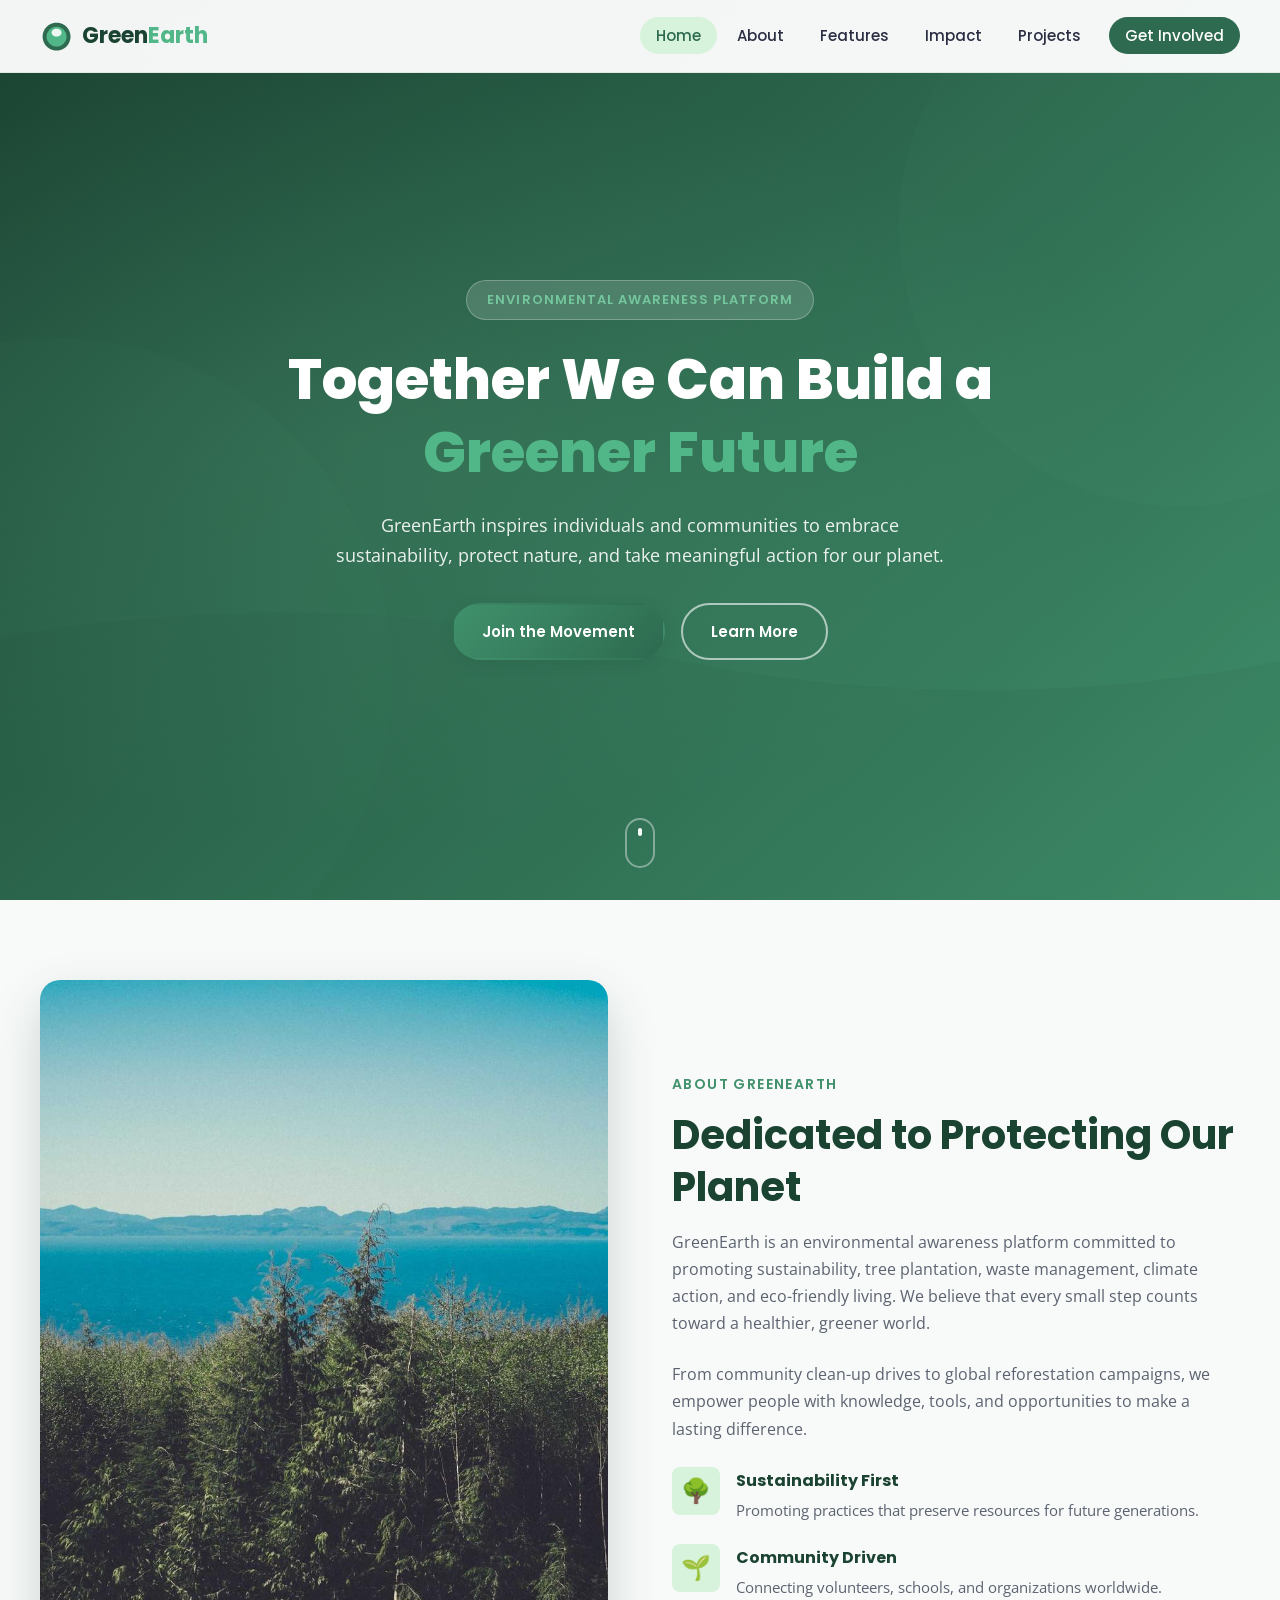
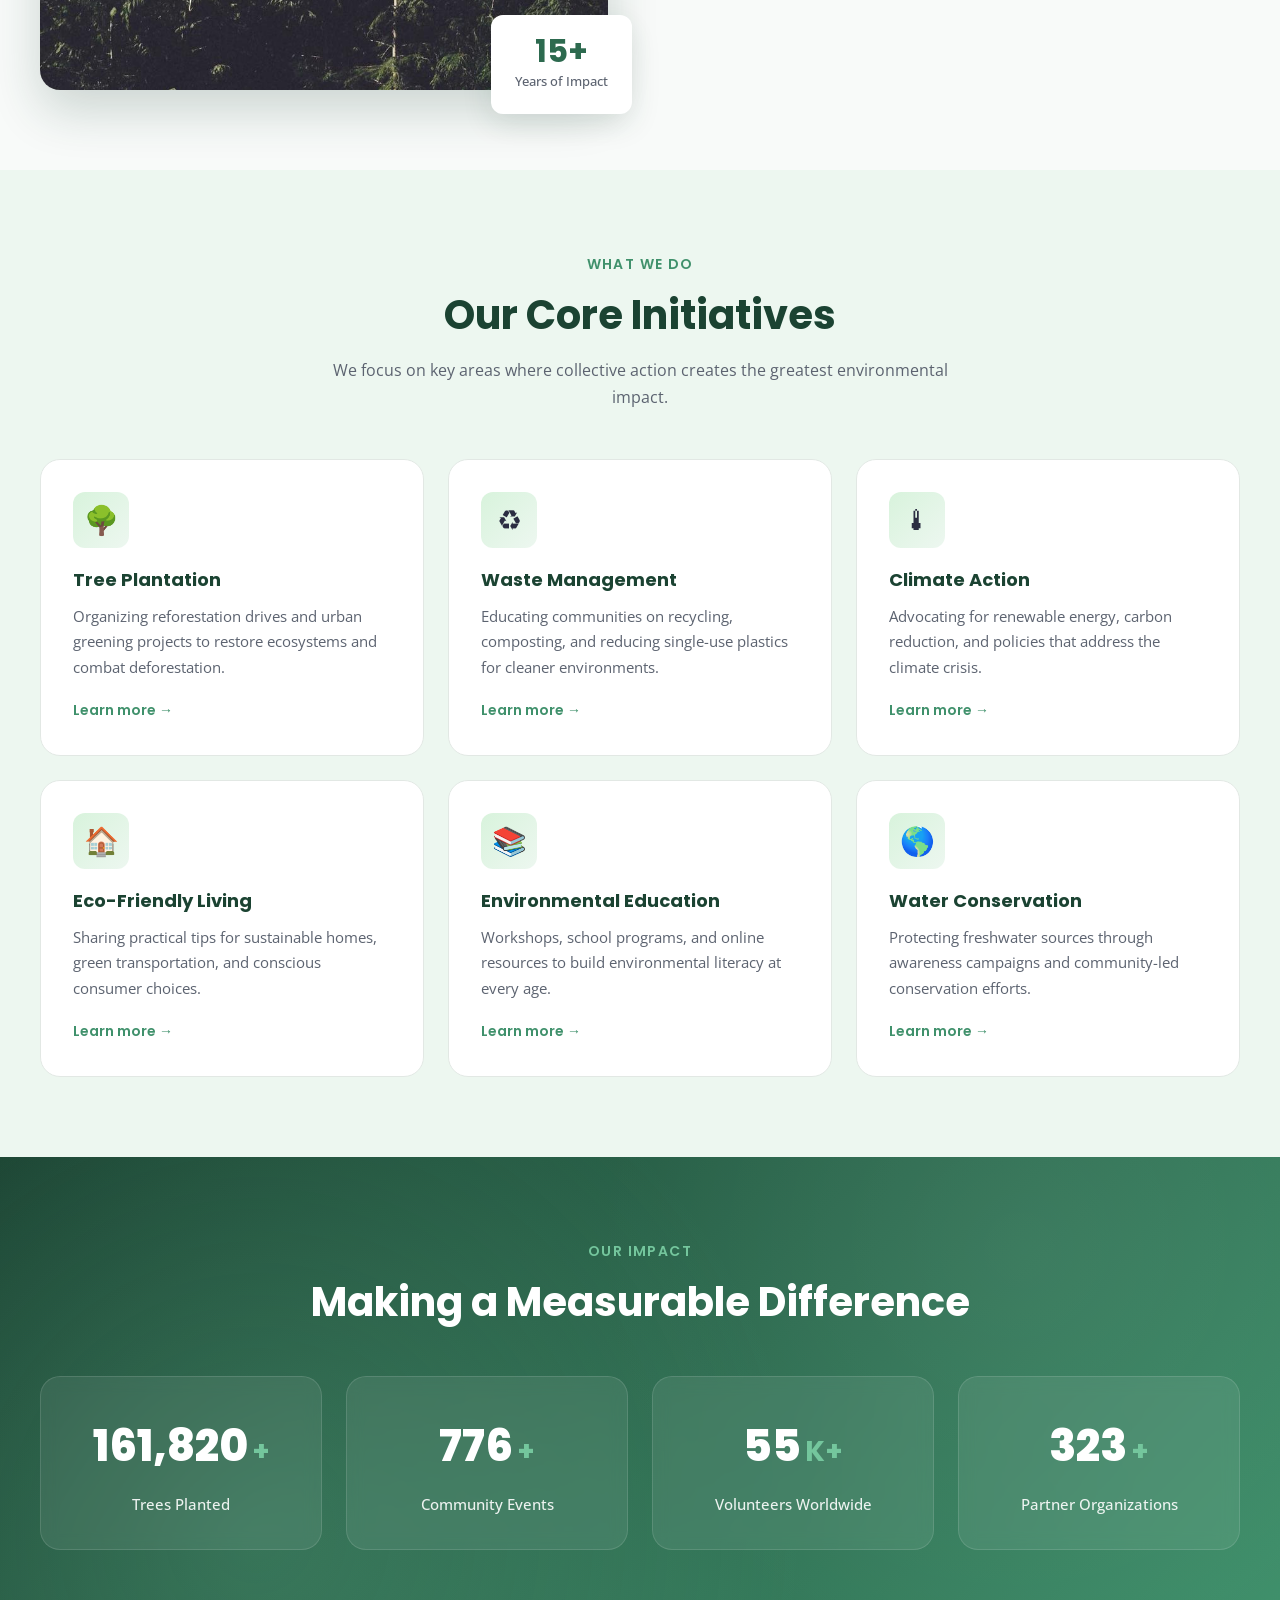
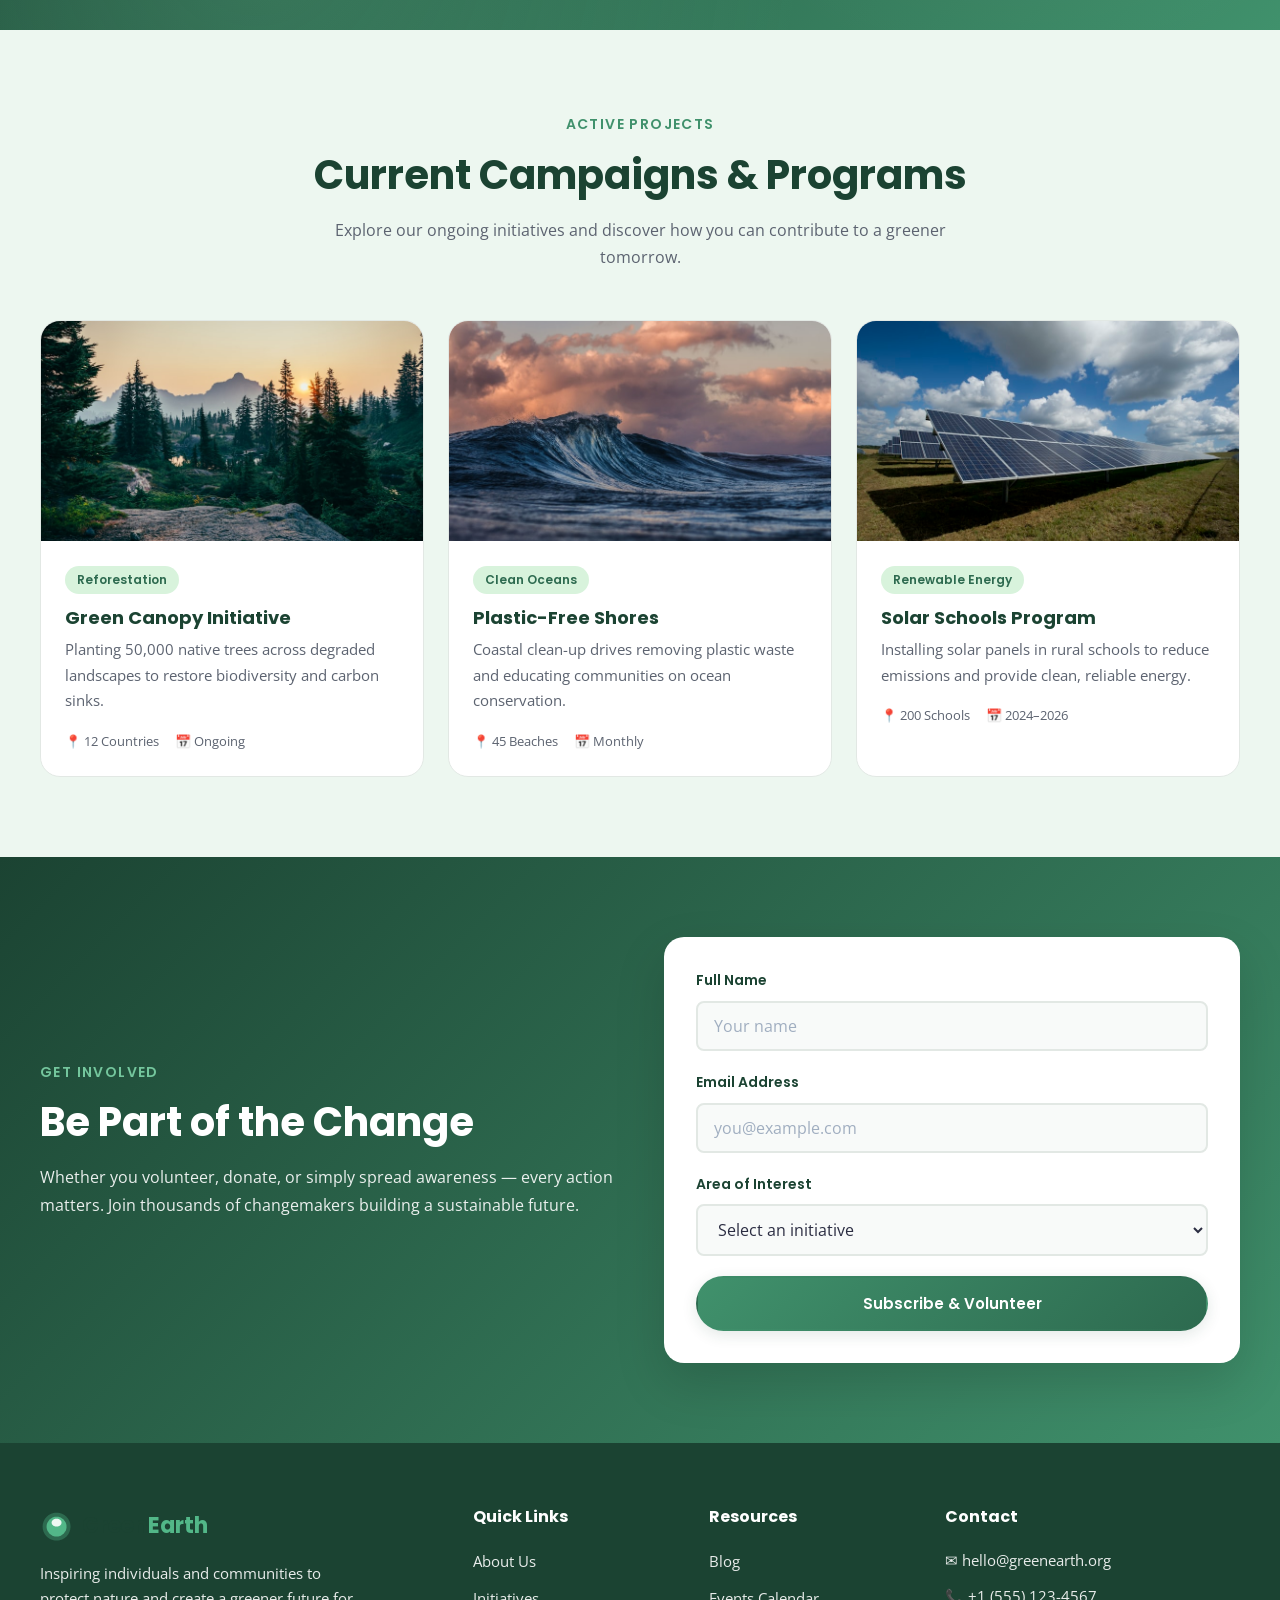
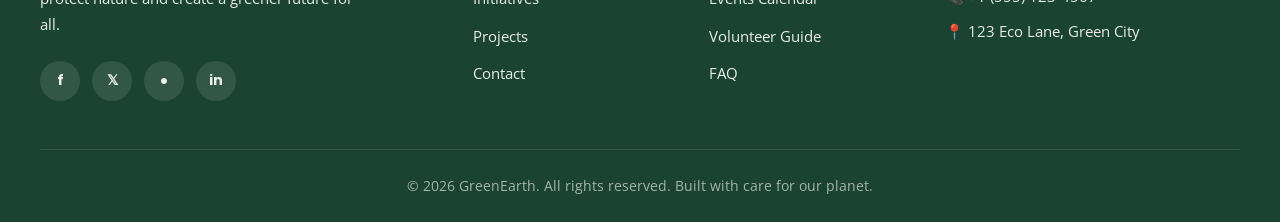
<file: Task-2 GreenEarth/index.html>
<!DOCTYPE html>
<html lang="en">
<head>
  <meta charset="UTF-8">
  <meta name="viewport" content="width=device-width, initial-scale=1.0">
  <meta name="description" content="GreenEarth — an environmental awareness platform promoting sustainability, tree plantation, waste management, and climate action.">
  <title>GreenEarth | Protect Our Planet</title>

  <!-- Favicon (Favicon.io generated set) -->
  <link rel="apple-touch-icon" sizes="180x180" href="favicon/apple-touch-icon.png">
  <link rel="icon" type="image/png" sizes="32x32" href="favicon/favicon-32x32.png">
  <link rel="icon" type="image/png" sizes="16x16" href="favicon/favicon-16x16.png">
  <link rel="manifest" href="favicon/site.webmanifest">
  <link rel="shortcut icon" href="favicon/favicon.ico">

  <!-- Google Fonts -->
  <link rel="preconnect" href="https://fonts.googleapis.com">
  <link rel="preconnect" href="https://fonts.gstatic.com" crossorigin>
  <link href="https://fonts.googleapis.com/css2?family=Open+Sans:wght@400;500;600&family=Poppins:wght@500;600;700;800&display=swap" rel="stylesheet">

  <!-- Animate.css -->
  <link rel="stylesheet" href="https://cdnjs.cloudflare.com/ajax/libs/animate.css/4.1.1/animate.min.css">

  <!-- Custom Styles -->
  <link rel="stylesheet" href="css/styles.css">
</head>
<body>

  <!-- Navigation -->
  <header class="header" id="header">
    <nav class="nav container">
      <a href="#" class="nav__logo">
        <img src="favicon/favicon-32x32.png" alt="" width="32" height="32" aria-hidden="true">
        <span>Green<span class="text-accent">Earth</span></span>
      </a>

      <button class="nav__toggle" id="nav-toggle" aria-label="Toggle navigation menu" aria-expanded="false">
        <span></span>
        <span></span>
        <span></span>
      </button>

      <ul class="nav__menu" id="nav-menu">
        <li><a href="#home" class="nav__link active">Home</a></li>
        <li><a href="#about" class="nav__link">About</a></li>
        <li><a href="#features" class="nav__link">Features</a></li>
        <li><a href="#impact" class="nav__link">Impact</a></li>
        <li><a href="#projects" class="nav__link">Projects</a></li>
        <li><a href="#contact" class="nav__link nav__link--cta">Get Involved</a></li>
      </ul>
    </nav>
  </header>

  <main>
    <!-- Hero -->
    <section class="hero" id="home">
      <div class="hero__overlay"></div>
      <div class="hero__content container">
        <p class="hero__badge animate__animated animate__fadeInDown">Environmental Awareness Platform</p>
        <h1 class="hero__title animate__animated animate__fadeInUp">
          Together We Can Build a <span class="text-accent">Greener Future</span>
        </h1>
        <p class="hero__text animate__animated animate__fadeInUp animate__delay-1s">
          GreenEarth inspires individuals and communities to embrace sustainability,
          protect nature, and take meaningful action for our planet.
        </p>
        <div class="hero__actions animate__animated animate__fadeInUp animate__delay-2s">
          <a href="#contact" class="btn btn--primary">Join the Movement</a>
          <a href="#about" class="btn btn--outline">Learn More</a>
        </div>
      </div>
      <div class="hero__scroll">
        <a href="#about" aria-label="Scroll to about section">
          <span></span>
        </a>
      </div>
    </section>

    <!-- About -->
    <section class="about section" id="about">
      <div class="container about__grid">
        <div class="about__image animate-on-scroll animate__animated" data-animation="animate__fadeInLeft">
          <div class="about__image-wrapper">
            <img
              src="images/about-forest.jpg"
              alt="Lush green forest landscape representing environmental conservation"
              class="about__img"
              width="900"
              height="1125"
              loading="lazy"
            >
            <div class="about__badge">
              <strong>15+</strong>
              <span>Years of Impact</span>
            </div>
          </div>
        </div>
        <div class="about__content animate-on-scroll animate__animated" data-animation="animate__fadeInRight">
          <span class="section__label">About GreenEarth</span>
          <h2 class="section__title">Dedicated to Protecting Our Planet</h2>
          <p class="section__text">
            GreenEarth is an environmental awareness platform committed to promoting sustainability,
            tree plantation, waste management, climate action, and eco-friendly living. We believe
            that every small step counts toward a healthier, greener world.
          </p>
          <p class="section__text">
            From community clean-up drives to global reforestation campaigns, we empower people
            with knowledge, tools, and opportunities to make a lasting difference.
          </p>
          <ul class="about__list">
            <li>
              <span class="about__icon" aria-hidden="true">&#127795;</span>
              <div>
                <strong>Sustainability First</strong>
                <p>Promoting practices that preserve resources for future generations.</p>
              </div>
            </li>
            <li>
              <span class="about__icon" aria-hidden="true">&#127793;</span>
              <div>
                <strong>Community Driven</strong>
                <p>Connecting volunteers, schools, and organizations worldwide.</p>
              </div>
            </li>
          </ul>
        </div>
      </div>
    </section>

    <!-- Features -->
    <section class="features section section--alt" id="features">
      <div class="container">
        <div class="section__header animate-on-scroll animate__animated" data-animation="animate__fadeInUp">
          <span class="section__label">What We Do</span>
          <h2 class="section__title">Our Core Initiatives</h2>
          <p class="section__text section__text--center">
            We focus on key areas where collective action creates the greatest environmental impact.
          </p>
        </div>

        <div class="features__grid">
          <article class="feature-card animate-on-scroll animate__animated" data-animation="animate__fadeInUp">
            <div class="feature-card__icon">&#127795;</div>
            <h3>Tree Plantation</h3>
            <p>Organizing reforestation drives and urban greening projects to restore ecosystems and combat deforestation.</p>
            <a href="#" class="feature-card__link">Learn more &rarr;</a>
          </article>

          <article class="feature-card animate-on-scroll animate__animated" data-animation="animate__fadeInUp">
            <div class="feature-card__icon">&#9851;</div>
            <h3>Waste Management</h3>
            <p>Educating communities on recycling, composting, and reducing single-use plastics for cleaner environments.</p>
            <a href="#" class="feature-card__link">Learn more &rarr;</a>
          </article>

          <article class="feature-card animate-on-scroll animate__animated" data-animation="animate__fadeInUp">
            <div class="feature-card__icon">&#127777;</div>
            <h3>Climate Action</h3>
            <p>Advocating for renewable energy, carbon reduction, and policies that address the climate crisis.</p>
            <a href="#" class="feature-card__link">Learn more &rarr;</a>
          </article>

          <article class="feature-card animate-on-scroll animate__animated" data-animation="animate__fadeInUp">
            <div class="feature-card__icon">&#127968;</div>
            <h3>Eco-Friendly Living</h3>
            <p>Sharing practical tips for sustainable homes, green transportation, and conscious consumer choices.</p>
            <a href="#" class="feature-card__link">Learn more &rarr;</a>
          </article>

          <article class="feature-card animate-on-scroll animate__animated" data-animation="animate__fadeInUp">
            <div class="feature-card__icon">&#128218;</div>
            <h3>Environmental Education</h3>
            <p>Workshops, school programs, and online resources to build environmental literacy at every age.</p>
            <a href="#" class="feature-card__link">Learn more &rarr;</a>
          </article>

          <article class="feature-card animate-on-scroll animate__animated" data-animation="animate__fadeInUp">
            <div class="feature-card__icon">&#127758;</div>
            <h3>Water Conservation</h3>
            <p>Protecting freshwater sources through awareness campaigns and community-led conservation efforts.</p>
            <a href="#" class="feature-card__link">Learn more &rarr;</a>
          </article>
        </div>
      </div>
    </section>

    <!-- Statistics -->
    <section class="stats section" id="impact">
      <div class="container">
        <div class="section__header animate-on-scroll animate__animated" data-animation="animate__fadeInUp">
          <span class="section__label section__label--light">Our Impact</span>
          <h2 class="section__title section__title--light">Making a Measurable Difference</h2>
        </div>

        <div class="stats__grid">
          <div class="stat-card animate-on-scroll animate__animated" data-animation="animate__fadeInUp">
            <span class="stat-card__number" data-target="250000">0</span>
            <span class="stat-card__suffix">+</span>
            <p class="stat-card__label">Trees Planted</p>
          </div>
          <div class="stat-card animate-on-scroll animate__animated" data-animation="animate__fadeInUp">
            <span class="stat-card__number" data-target="1200">0</span>
            <span class="stat-card__suffix">+</span>
            <p class="stat-card__label">Community Events</p>
          </div>
          <div class="stat-card animate-on-scroll animate__animated" data-animation="animate__fadeInUp">
            <span class="stat-card__number" data-target="85">0</span>
            <span class="stat-card__suffix">K+</span>
            <p class="stat-card__label">Volunteers Worldwide</p>
          </div>
          <div class="stat-card animate-on-scroll animate__animated" data-animation="animate__fadeInUp">
            <span class="stat-card__number" data-target="500">0</span>
            <span class="stat-card__suffix">+</span>
            <p class="stat-card__label">Partner Organizations</p>
          </div>
        </div>
      </div>
    </section>

    <!-- Projects -->
    <section class="projects section section--alt" id="projects">
      <div class="container">
        <div class="section__header animate-on-scroll animate__animated" data-animation="animate__fadeInUp">
          <span class="section__label">Active Projects</span>
          <h2 class="section__title">Current Campaigns &amp; Programs</h2>
          <p class="section__text section__text--center">
            Explore our ongoing initiatives and discover how you can contribute to a greener tomorrow.
          </p>
        </div>

        <div class="projects__grid">
          <article class="project-card animate-on-scroll animate__animated" data-animation="animate__fadeInUp">
            <div class="project-card__image">
              <img src="images/project-forest.jpg" alt="Forest restoration and tree plantation project" loading="lazy">
            </div>
            <div class="project-card__body">
              <span class="project-card__tag">Reforestation</span>
              <h3>Green Canopy Initiative</h3>
              <p>Planting 50,000 native trees across degraded landscapes to restore biodiversity and carbon sinks.</p>
              <div class="project-card__meta">
                <span>&#128205; 12 Countries</span>
                <span>&#128197; Ongoing</span>
              </div>
            </div>
          </article>

          <article class="project-card animate-on-scroll animate__animated" data-animation="animate__fadeInUp">
            <div class="project-card__image">
              <img src="images/project-beach.jpg" alt="Coastal beach cleanup and ocean conservation project" loading="lazy">
            </div>
            <div class="project-card__body">
              <span class="project-card__tag">Clean Oceans</span>
              <h3>Plastic-Free Shores</h3>
              <p>Coastal clean-up drives removing plastic waste and educating communities on ocean conservation.</p>
              <div class="project-card__meta">
                <span>&#128205; 45 Beaches</span>
                <span>&#128197; Monthly</span>
              </div>
            </div>
          </article>

          <article class="project-card animate-on-scroll animate__animated" data-animation="animate__fadeInUp">
            <div class="project-card__image">
              <img src="images/project-solar.jpg" alt="Solar panels installed for renewable energy in schools" loading="lazy">
            </div>
            <div class="project-card__body">
              <span class="project-card__tag">Renewable Energy</span>
              <h3>Solar Schools Program</h3>
              <p>Installing solar panels in rural schools to reduce emissions and provide clean, reliable energy.</p>
              <div class="project-card__meta">
                <span>&#128205; 200 Schools</span>
                <span>&#128197; 2024–2026</span>
              </div>
            </div>
          </article>
        </div>
      </div>
    </section>

    <!-- Call to Action -->
    <section class="cta section" id="contact">
      <div class="container cta__grid animate-on-scroll animate__animated" data-animation="animate__fadeInUp">
        <div class="cta__content">
          <span class="section__label section__label--light">Get Involved</span>
          <h2 class="section__title section__title--light">Be Part of the Change</h2>
          <p class="section__text section__text--light">
            Whether you volunteer, donate, or simply spread awareness — every action matters.
            Join thousands of changemakers building a sustainable future.
          </p>
        </div>
        <form class="cta__form" action="#" method="post">
          <div class="form__group">
            <label for="name">Full Name</label>
            <input type="text" id="name" name="name" placeholder="Your name" required>
          </div>
          <div class="form__group">
            <label for="email">Email Address</label>
            <input type="email" id="email" name="email" placeholder="you@example.com" required>
          </div>
          <div class="form__group">
            <label for="interest">Area of Interest</label>
            <select id="interest" name="interest" required>
              <option value="" disabled selected>Select an initiative</option>
              <option value="trees">Tree Plantation</option>
              <option value="waste">Waste Management</option>
              <option value="climate">Climate Action</option>
              <option value="living">Eco-Friendly Living</option>
            </select>
          </div>
          <button type="submit" class="btn btn--primary btn--full">Subscribe &amp; Volunteer</button>
        </form>
      </div>
    </section>
  </main>

  <!-- Footer -->
  <footer class="footer">
    <div class="container footer__grid">
      <div class="footer__brand">
        <a href="#" class="nav__logo">
          <img src="favicon/favicon-32x32.png" alt="" width="32" height="32" aria-hidden="true">
          <span>Green<span class="text-accent">Earth</span></span>
        </a>
        <p>Inspiring individuals and communities to protect nature and create a greener future for all.</p>
        <div class="footer__social">
          <a href="#" aria-label="Facebook">f</a>
          <a href="#" aria-label="Twitter">&#120143;</a>
          <a href="#" aria-label="Instagram">&#9679;</a>
          <a href="#" aria-label="LinkedIn">in</a>
        </div>
      </div>

      <div class="footer__links">
        <h4>Quick Links</h4>
        <ul>
          <li><a href="#about">About Us</a></li>
          <li><a href="#features">Initiatives</a></li>
          <li><a href="#projects">Projects</a></li>
          <li><a href="#contact">Contact</a></li>
        </ul>
      </div>

      <div class="footer__links">
        <h4>Resources</h4>
        <ul>
          <li><a href="#">Blog</a></li>
          <li><a href="#">Events Calendar</a></li>
          <li><a href="#">Volunteer Guide</a></li>
          <li><a href="#">FAQ</a></li>
        </ul>
      </div>

      <div class="footer__contact">
        <h4>Contact</h4>
        <ul>
          <li>&#9993; hello@greenearth.org</li>
          <li>&#128222; +1 (555) 123-4567</li>
          <li>&#128205; 123 Eco Lane, Green City</li>
        </ul>
      </div>
    </div>

    <div class="footer__bottom container">
      <p>&copy; 2026 GreenEarth. All rights reserved. Built with care for our planet.</p>
    </div>
  </footer>

  <script src="js/main.js"></script>
</body>
</html>
</file>
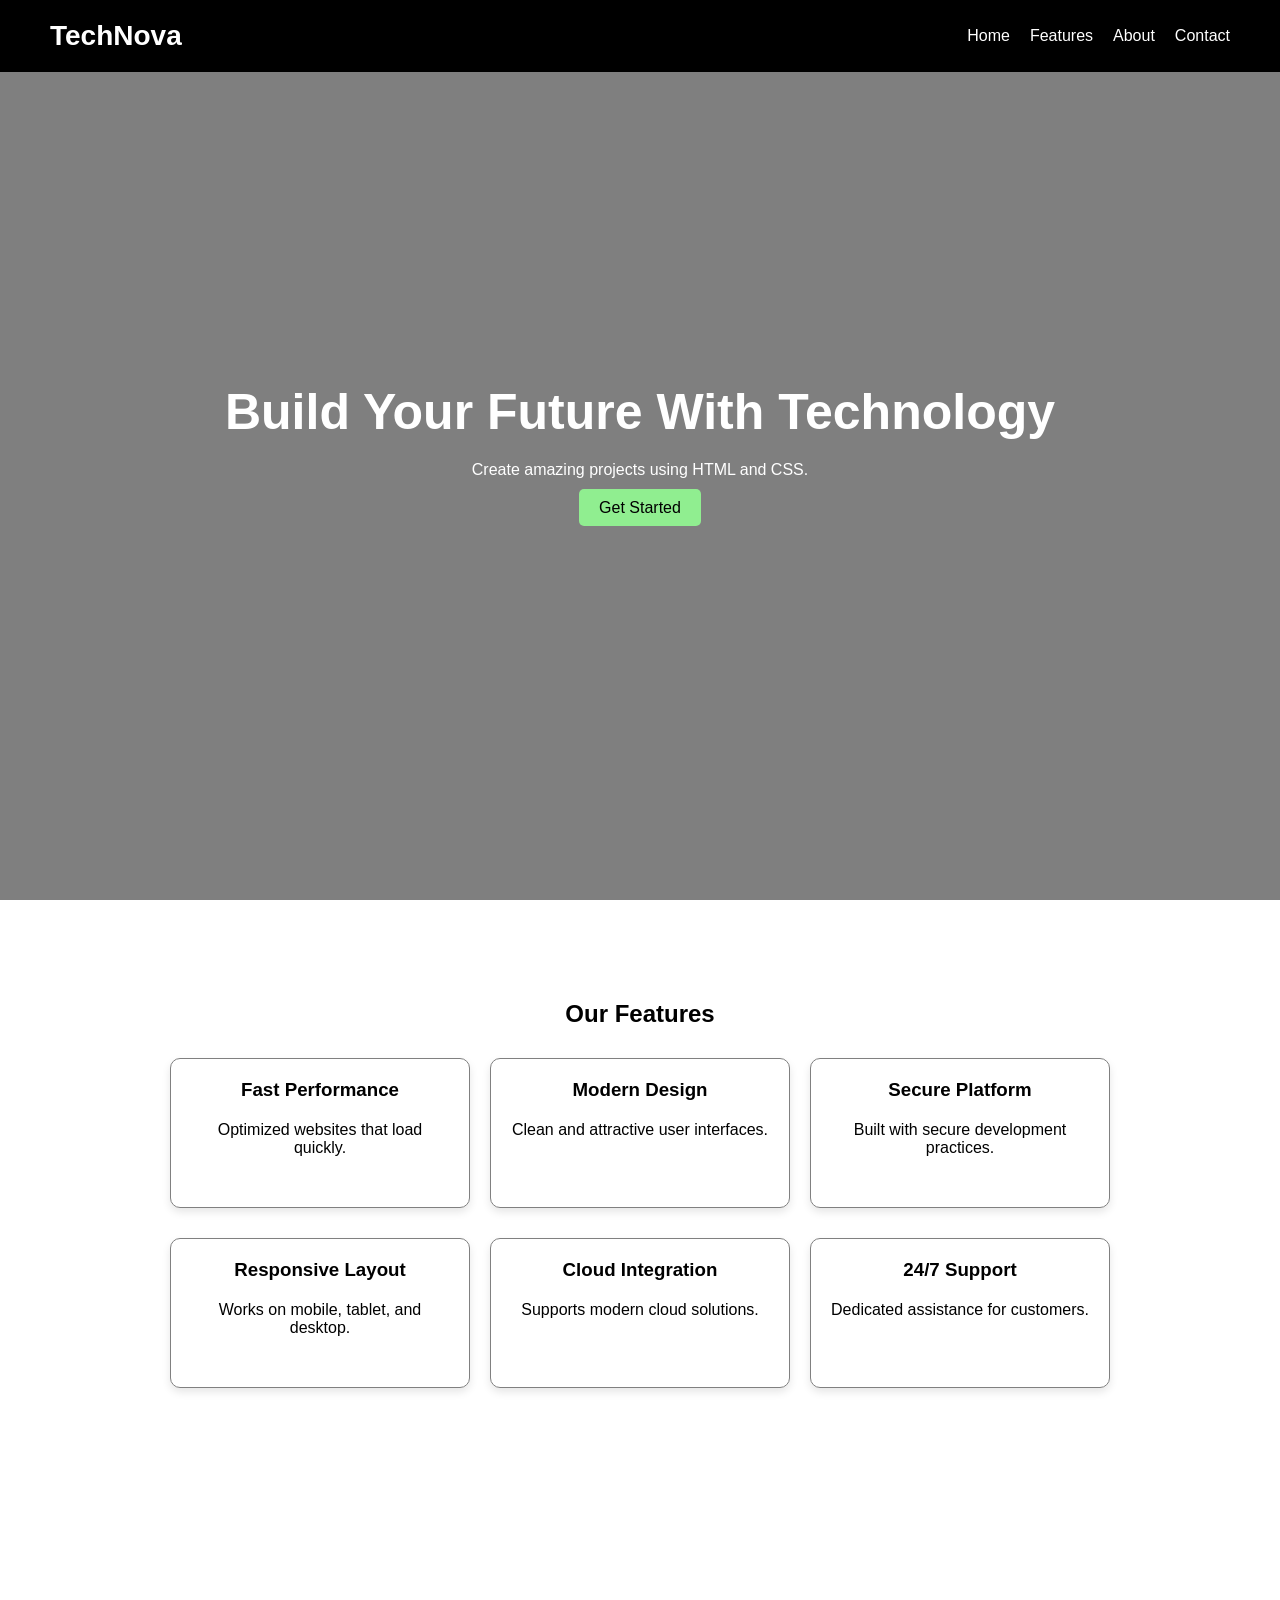
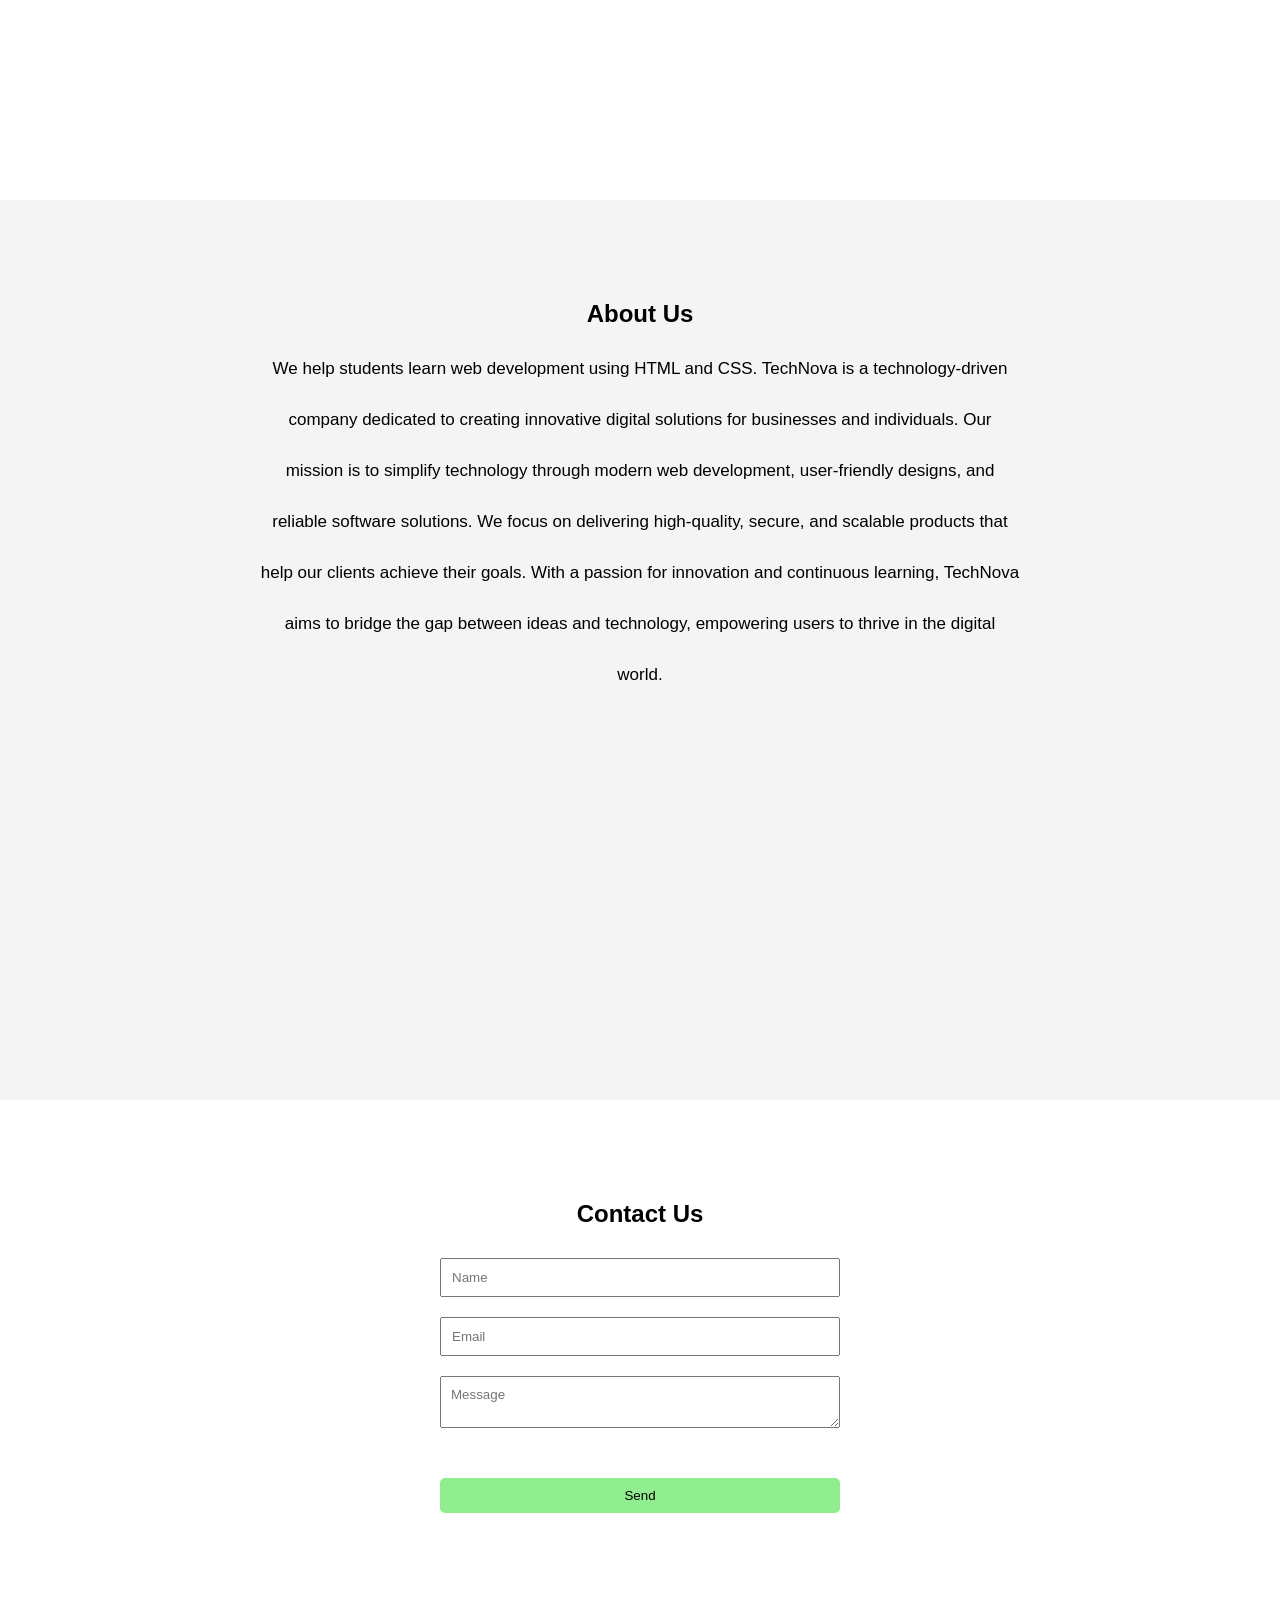
<file: Tasks-1/Basic website.html>
<!DOCTYPE html>
<html lang="en">
<head>
    <meta charset="UTF-8">
    <meta name="viewport" content="width=device-width, initial-scale=1.0">
    <title>Landing Page</title>
    <link rel="stylesheet" href="style.css">
</head>
<body>

<!-- Navigation -->

    <nav class="navbar">
        <div class="logo">TechNova</div>

        <ul class="menu">
            <li><a href="#home">Home</a></li>
            <li><a href="#features">Features</a></li>
            <li><a href="#about">About</a></li>
            <li><a href="#contact">Contact</a></li>
        </ul>
    </nav>

    <!-- Hero Section -->

    <section class="hero" id="home">
        <div class="hero-content">
            <h1>Build Your Future With Technology</h1>
            <p>Create amazing projects using HTML and CSS.</p>
            <a href="#" class="btn">Get Started</a>
        </div>
    </section>

<!-- Features Section -->

    <section class="features" id="features">

    <h2>Our Features</h2>

    <!-- Parent 1 -->
    <div class="row">

        <div class="card">
            <h3>Fast Performance</h3>
            <p>Optimized websites that load quickly.</p>
        </div>

        <div class="card">
            <h3>Modern Design</h3>
            <p>Clean and attractive user interfaces.</p>
        </div>

        <div class="card">
            <h3>Secure Platform</h3>
            <p>Built with secure development practices.</p>
        </div>

    </div>

    <!-- Parent 2 -->
    <div class="row">

        <div class="card">
            <h3>Responsive Layout</h3>
            <p>Works on mobile, tablet, and desktop.</p>
        </div>

        <div class="card">
            <h3>Cloud Integration</h3>
            <p>Supports modern cloud solutions.</p>
        </div>

        <div class="card">
            <h3>24/7 Support</h3>
            <p>Dedicated assistance for customers.</p>
        </div>

    </div>

</section>

<!-- About Section -->

    <section class="about" id="about">
        <h2>About Us</h2>
        <p>
            We help students learn web development using HTML and CSS.
            TechNova is a technology-driven company dedicated to creating innovative digital solutions for businesses and individuals. Our mission is to simplify technology through modern web development, user-friendly designs, and reliable software solutions. We focus on delivering high-quality, secure, and scalable products that help our clients achieve their goals. With a passion for innovation and continuous learning, TechNova aims to bridge the gap between ideas and technology, empowering users to thrive in the digital world.
        </p>
    </section>

    <!-- Contact Section -->

    <section class="contact" id="contact">
        <h2>Contact Us</h2>

        <form>
            <input type="text" placeholder="Name">
            <input type="email" placeholder="Email">
            <textarea placeholder="Message"></textarea>
            <button>Send</button>
        </form>
    </section>

</body>
</html>
</file>
<file: Tasks-1/style.css>
*{
    margin:0;
    padding:0;
    box-sizing:border-box;
    font-family:Arial,sans-serif;
}

html{
    scroll-behavior:smooth;
}

.navbar{
    display:flex;
    justify-content:space-between;
    align-items:center;
    padding:20px 50px;
    background:black;
    position:fixed;
    width:100%;
}

.navbar > .logo{
    color:white;
    font-size:28px;
    font-weight:bold;
}

.navbar > .menu{
    display:flex;
    list-style:none;
    gap:20px;
}

.menu > li > a{
    color:white;
    text-decoration:none;
}

.hero{
    height:100vh;
    display:flex;
    justify-content:center;
    align-items:center;
    text-align:center;
    background-image:
    linear-gradient(rgba(0,0,0,0.5),rgba(0,0,0,0.5)),
    url("https://images.unsplash.com/photo-1498050108023-c5249f4df085");
    background-size:cover;
    background-position:center;
}

.hero > .hero-content{
    color:white;
}

.hero-content > h1{
    font-size:50px;
    margin-bottom:20px;
}

.hero-content > p{
    margin-bottom:20px;
}

.hero-content > .btn{
    text-decoration:none;
    background:lightgreen;
    color:black;
    padding:10px 20px;
    border-radius:5px;
}

.features{
    height:100vh;
    padding:100px 40px;
    text-align:center;
}

.features > .row{
    display:flex;
    justify-content:center;
    gap:20px;
    margin-top:30px;
}

.row > .card{
    width:300px;
    height: 150px;
    padding:20px;
    border:1px solid gray;
    border-radius:10px;
    box-shadow:0 4px 8px rgba(0,0,0,0.1);
}

.card>h3{
    margin-bottom:20px;
}

.about{
    min-height:100vh;
    padding:100px 40px;
    text-align:center;
    background:#f4f4f4;
}

.about > p{
    max-width: 800px;
    margin: 15px auto;
    text-align: center;
    line-height: 3;
    font-size: 17px;
    padding: 0 20px;
}

.contact{
    min-height:100vh;
    padding:100px 40px;
    text-align:center;
}

.contact > h2{
    margin-bottom: 30px;
}

.contact > form{
    width:400px;
    margin:auto;
    display:flex;
    flex-direction:column;
    gap: 20px;
}

form > input,
form > textarea{
    padding:10px;
}

form > button{
    padding:10px;
    background:lightgreen;
    border:none;
    margin-top: 30px;
    border-radius: 5px;
}
</file>
<file: Task-2 GreenEarth/css/styles.css>
/* ============================================
   GreenEarth — Environmental Awareness Website
   Custom CSS3 (No Bootstrap)
   ============================================ */

/* --- CSS Variables --- */
:root {
  --color-primary: #2d6a4f;
  --color-primary-dark: #1b4332;
  --color-primary-light: #40916c;
  --color-accent: #52b788;
  --color-accent-light: #74c69d;
  --color-accent-pale: #d8f3dc;
  --color-bg: #f8faf9;
  --color-bg-alt: #edf7f0;
  --color-white: #ffffff;
  --color-text: #2b2d42;
  --color-text-muted: #5c6370;
  --color-text-light: rgba(255, 255, 255, 0.9);
  --color-border: #e2e8e4;
  --color-shadow: rgba(27, 67, 50, 0.12);
  --color-shadow-lg: rgba(27, 67, 50, 0.2);

  --font-heading: 'Poppins', sans-serif;
  --font-body: 'Open Sans', sans-serif;

  --header-height: 4.5rem;
  --container-width: 75rem;
  --radius-sm: 0.5rem;
  --radius-md: 0.75rem;
  --radius-lg: 1.25rem;
  --radius-xl: 2rem;
  --transition: 0.3s ease;
}

/* --- Reset & Base --- */
*,
*::before,
*::after {
  box-sizing: border-box;
  margin: 0;
  padding: 0;
}

html {
  scroll-behavior: smooth;
  scroll-padding-top: var(--header-height);
}

body {
  font-family: var(--font-body);
  font-size: 1rem;
  line-height: 1.7;
  color: var(--color-text);
  background-color: var(--color-bg);
  overflow-x: hidden;
}

img {
  max-width: 100%;
  height: auto;
  display: block;
}

a {
  text-decoration: none;
  color: inherit;
  transition: color var(--transition);
}

ul {
  list-style: none;
}

button,
input,
select {
  font-family: inherit;
  font-size: inherit;
}

h1, h2, h3, h4, h5, h6 {
  font-family: var(--font-heading);
  line-height: 1.3;
  font-weight: 700;
}

.text-accent {
  color: var(--color-accent);
}

.container {
  width: min(100% - 2rem, var(--container-width));
  margin-inline: auto;
}

.section {
  padding: 5rem 0;
}

.section--alt {
  background-color: var(--color-bg-alt);
}

.section__label {
  display: inline-block;
  font-family: var(--font-heading);
  font-size: 0.875rem;
  font-weight: 600;
  text-transform: uppercase;
  letter-spacing: 0.1em;
  color: var(--color-primary-light);
  margin-bottom: 0.75rem;
}

.section__label--light {
  color: var(--color-accent-light);
}

.section__title {
  font-size: clamp(1.75rem, 4vw, 2.5rem);
  color: var(--color-primary-dark);
  margin-bottom: 1rem;
}

.section__title--light {
  color: var(--color-white);
}

.section__text {
  color: var(--color-text-muted);
  margin-bottom: 1.5rem;
}

.section__text--center {
  text-align: center;
  max-width: 40rem;
  margin-inline: auto;
}

.section__text--light {
  color: var(--color-text-light);
}

.section__header {
  text-align: center;
  margin-bottom: 3rem;
}

/* --- Buttons --- */
.btn {
  display: inline-flex;
  align-items: center;
  justify-content: center;
  gap: 0.5rem;
  padding: 0.875rem 1.75rem;
  font-family: var(--font-heading);
  font-size: 0.9375rem;
  font-weight: 600;
  border-radius: var(--radius-xl);
  border: 2px solid transparent;
  cursor: pointer;
  transition: all var(--transition);
}

.btn--primary {
  background: linear-gradient(135deg, var(--color-primary-light), var(--color-primary));
  color: var(--color-white);
  box-shadow: 0 4px 15px var(--color-shadow);
}

.btn--primary:hover {
  background: linear-gradient(135deg, var(--color-accent), var(--color-primary-light));
  transform: translateY(-2px);
  box-shadow: 0 6px 20px var(--color-shadow-lg);
}

.btn--outline {
  background: transparent;
  color: var(--color-white);
  border-color: rgba(255, 255, 255, 0.6);
}

.btn--outline:hover {
  background: var(--color-white);
  color: var(--color-primary-dark);
  border-color: var(--color-white);
}

.btn--full {
  width: 100%;
}

/* --- Header & Navigation --- */
.header {
  position: fixed;
  top: 0;
  left: 0;
  width: 100%;
  z-index: 1000;
  background: rgba(255, 255, 255, 0.95);
  backdrop-filter: blur(12px);
  -webkit-backdrop-filter: blur(12px);
  box-shadow: 0 1px 0 var(--color-border);
  transition: box-shadow var(--transition);
}

.header.scrolled {
  box-shadow: 0 4px 20px var(--color-shadow);
}

.nav {
  display: flex;
  align-items: center;
  justify-content: space-between;
  height: var(--header-height);
}

.nav__logo {
  display: flex;
  align-items: center;
  gap: 0.625rem;
  font-family: var(--font-heading);
  font-size: 1.375rem;
  font-weight: 700;
  color: var(--color-primary-dark);
}

.nav__logo:hover {
  color: var(--color-primary);
}

.nav__menu {
  display: flex;
  align-items: center;
  gap: 0.25rem;
}

.nav__link {
  padding: 0.5rem 1rem;
  font-family: var(--font-heading);
  font-size: 0.9375rem;
  font-weight: 500;
  color: var(--color-text);
  border-radius: var(--radius-xl);
  transition: all var(--transition);
}

.nav__link:hover,
.nav__link.active {
  color: var(--color-primary);
  background-color: var(--color-accent-pale);
}

.nav__link--cta {
  background: var(--color-primary);
  color: var(--color-white) !important;
  margin-left: 0.5rem;
}

.nav__link--cta:hover {
  background: var(--color-primary-light);
}

.nav__toggle {
  display: none;
  flex-direction: column;
  gap: 5px;
  background: none;
  border: none;
  cursor: pointer;
  padding: 0.5rem;
}

.nav__toggle span {
  display: block;
  width: 24px;
  height: 2px;
  background: var(--color-primary-dark);
  border-radius: 2px;
  transition: all var(--transition);
}

.nav__toggle.active span:nth-child(1) {
  transform: rotate(45deg) translate(5px, 5px);
}

.nav__toggle.active span:nth-child(2) {
  opacity: 0;
}

.nav__toggle.active span:nth-child(3) {
  transform: rotate(-45deg) translate(5px, -5px);
}

/* --- Hero --- */
.hero {
  position: relative;
  min-height: 100vh;
  display: flex;
  align-items: center;
  justify-content: center;
  background:
    linear-gradient(135deg, rgba(27, 67, 50, 0.85) 0%, rgba(45, 106, 79, 0.75) 50%, rgba(64, 145, 108, 0.7) 100%),
    url('data:image/svg+xml,<svg xmlns="http://www.w3.org/2000/svg" viewBox="0 0 1440 800"><defs><linearGradient id="g" x1="0%25" y1="0%25" x2="100%25" y2="100%25"><stop offset="0%25" style="stop-color:%231b4332"/><stop offset="100%25" style="stop-color:%2340916c"/></linearGradient></defs><rect fill="url(%23g)" width="1440" height="800"/><circle cx="200" cy="600" r="300" fill="%2352b788" opacity="0.15"/><circle cx="1200" cy="200" r="250" fill="%2374c69d" opacity="0.1"/><path d="M0 600 Q360 500 720 580 T1440 550 L1440 800 L0 800Z" fill="%231b4332" opacity="0.3"/></svg>');
  background-size: cover;
  background-position: center;
  background-attachment: fixed;
  padding-top: var(--header-height);
}

.hero__overlay {
  position: absolute;
  inset: 0;
  background: radial-gradient(ellipse at 30% 50%, rgba(116, 198, 157, 0.15) 0%, transparent 60%);
  pointer-events: none;
}

.hero__content {
  position: relative;
  text-align: center;
  max-width: 50rem;
  padding: 2rem 0 4rem;
}

.hero__badge {
  display: inline-block;
  padding: 0.5rem 1.25rem;
  background: rgba(255, 255, 255, 0.15);
  border: 1px solid rgba(255, 255, 255, 0.25);
  border-radius: var(--radius-xl);
  color: var(--color-accent-light);
  font-family: var(--font-heading);
  font-size: 0.8125rem;
  font-weight: 600;
  text-transform: uppercase;
  letter-spacing: 0.08em;
  margin-bottom: 1.5rem;
}

.hero__title {
  font-size: clamp(2rem, 5.5vw, 3.5rem);
  color: var(--color-white);
  margin-bottom: 1.25rem;
  font-weight: 800;
}

.hero__text {
  font-size: clamp(1rem, 2vw, 1.125rem);
  color: var(--color-text-light);
  max-width: 38rem;
  margin: 0 auto 2rem;
}

.hero__actions {
  display: flex;
  flex-wrap: wrap;
  gap: 1rem;
  justify-content: center;
}

.hero__scroll {
  position: absolute;
  bottom: 2rem;
  left: 50%;
  transform: translateX(-50%);
}

.hero__scroll a {
  display: block;
  width: 30px;
  height: 50px;
  border: 2px solid rgba(255, 255, 255, 0.4);
  border-radius: 20px;
  position: relative;
}

.hero__scroll span {
  position: absolute;
  top: 8px;
  left: 50%;
  transform: translateX(-50%);
  width: 4px;
  height: 8px;
  background: var(--color-white);
  border-radius: 2px;
  animation: scrollBounce 2s infinite;
}

@keyframes scrollBounce {
  0%, 100% { transform: translateX(-50%) translateY(0); opacity: 1; }
  50% { transform: translateX(-50%) translateY(12px); opacity: 0.3; }
}

/* --- About --- */
.about__grid {
  display: grid;
  grid-template-columns: 1fr 1fr;
  gap: 4rem;
  align-items: center;
}

.about__image-wrapper {
  position: relative;
}

.about__img {
  width: 100%;
  aspect-ratio: 4 / 5;
  object-fit: cover;
  border-radius: var(--radius-lg);
  box-shadow: 0 20px 50px var(--color-shadow-lg);
  display: block;
}

.about__badge {
  position: absolute;
  bottom: -1.5rem;
  right: -1.5rem;
  background: var(--color-white);
  padding: 1.25rem 1.5rem;
  border-radius: var(--radius-md);
  box-shadow: 0 10px 30px var(--color-shadow);
  text-align: center;
}

.about__badge strong {
  display: block;
  font-family: var(--font-heading);
  font-size: 2rem;
  color: var(--color-primary);
  line-height: 1;
}

.about__badge span {
  font-size: 0.8125rem;
  color: var(--color-text-muted);
  font-weight: 500;
}

.about__list {
  display: flex;
  flex-direction: column;
  gap: 1.25rem;
  margin-top: 1.5rem;
}

.about__list li {
  display: flex;
  gap: 1rem;
  align-items: flex-start;
}

.about__icon {
  flex-shrink: 0;
  width: 3rem;
  height: 3rem;
  display: flex;
  align-items: center;
  justify-content: center;
  background: var(--color-accent-pale);
  border-radius: var(--radius-sm);
  font-size: 1.5rem;
}

.about__list strong {
  display: block;
  font-family: var(--font-heading);
  font-size: 1rem;
  color: var(--color-primary-dark);
  margin-bottom: 0.25rem;
}

.about__list p {
  font-size: 0.9375rem;
  color: var(--color-text-muted);
}

/* --- Features (CSS Grid) --- */
.features__grid {
  display: grid;
  grid-template-columns: repeat(3, 1fr);
  gap: 1.5rem;
}

.feature-card {
  background: var(--color-white);
  padding: 2rem;
  border-radius: var(--radius-lg);
  border: 1px solid var(--color-border);
  transition: all var(--transition);
}

.feature-card:hover {
  transform: translateY(-6px);
  box-shadow: 0 15px 40px var(--color-shadow);
  border-color: var(--color-accent-light);
}

.feature-card__icon {
  width: 3.5rem;
  height: 3.5rem;
  display: flex;
  align-items: center;
  justify-content: center;
  background: linear-gradient(135deg, var(--color-accent-pale), var(--color-bg-alt));
  border-radius: var(--radius-md);
  font-size: 1.75rem;
  margin-bottom: 1.25rem;
}

.feature-card h3 {
  font-size: 1.125rem;
  color: var(--color-primary-dark);
  margin-bottom: 0.75rem;
}

.feature-card p {
  font-size: 0.9375rem;
  color: var(--color-text-muted);
  margin-bottom: 1rem;
}

.feature-card__link {
  font-family: var(--font-heading);
  font-size: 0.875rem;
  font-weight: 600;
  color: var(--color-primary-light);
}

.feature-card__link:hover {
  color: var(--color-primary);
}

/* --- Statistics (CSS Grid) --- */
.stats {
  background: linear-gradient(135deg, var(--color-primary-dark) 0%, var(--color-primary) 50%, var(--color-primary-light) 100%);
  position: relative;
  overflow: hidden;
}

.stats::before {
  content: '';
  position: absolute;
  inset: 0;
  background:
    radial-gradient(circle at 20% 80%, rgba(116, 198, 157, 0.2) 0%, transparent 50%),
    radial-gradient(circle at 80% 20%, rgba(255, 255, 255, 0.05) 0%, transparent 40%);
  pointer-events: none;
}

.stats .container {
  position: relative;
}

.stats__grid {
  display: grid;
  grid-template-columns: repeat(4, 1fr);
  gap: 1.5rem;
}

.stat-card {
  text-align: center;
  padding: 2rem 1rem;
  background: rgba(255, 255, 255, 0.08);
  border: 1px solid rgba(255, 255, 255, 0.12);
  border-radius: var(--radius-lg);
  backdrop-filter: blur(8px);
  transition: transform var(--transition);
}

.stat-card:hover {
  transform: scale(1.03);
  background: rgba(255, 255, 255, 0.12);
}

.stat-card__number {
  font-family: var(--font-heading);
  font-size: clamp(2rem, 4vw, 2.75rem);
  font-weight: 800;
  color: var(--color-white);
}

.stat-card__suffix {
  font-family: var(--font-heading);
  font-size: clamp(1.25rem, 2.5vw, 1.75rem);
  font-weight: 700;
  color: var(--color-accent-light);
}

.stat-card__label {
  display: block;
  margin-top: 0.5rem;
  font-size: 0.9375rem;
  color: var(--color-text-light);
  font-weight: 500;
}

/* --- Projects (CSS Grid) --- */
.projects__grid {
  display: grid;
  grid-template-columns: repeat(3, 1fr);
  gap: 1.5rem;
}

.project-card {
  background: var(--color-white);
  border-radius: var(--radius-lg);
  overflow: hidden;
  border: 1px solid var(--color-border);
  transition: all var(--transition);
}

.project-card:hover {
  transform: translateY(-6px);
  box-shadow: 0 15px 40px var(--color-shadow);
}

.project-card__image {
  height: 220px;
  overflow: hidden;
}

.project-card__image img {
  width: 100%;
  height: 100%;
  object-fit: cover;
  display: block;
  transition: transform var(--transition);
}

.project-card:hover .project-card__image img {
  transform: scale(1.05);
}

.project-card__body {
  padding: 1.5rem;
}

.project-card__tag {
  display: inline-block;
  padding: 0.25rem 0.75rem;
  background: var(--color-accent-pale);
  color: var(--color-primary);
  font-family: var(--font-heading);
  font-size: 0.75rem;
  font-weight: 600;
  border-radius: var(--radius-xl);
  margin-bottom: 0.75rem;
}

.project-card h3 {
  font-size: 1.125rem;
  color: var(--color-primary-dark);
  margin-bottom: 0.5rem;
}

.project-card p {
  font-size: 0.9375rem;
  color: var(--color-text-muted);
  margin-bottom: 1rem;
}

.project-card__meta {
  display: flex;
  flex-wrap: wrap;
  gap: 1rem;
  font-size: 0.8125rem;
  color: var(--color-text-muted);
}

/* --- Call to Action --- */
.cta {
  background: linear-gradient(135deg, var(--color-primary-dark), var(--color-primary-light));
  position: relative;
}

.cta__grid {
  display: grid;
  grid-template-columns: 1fr 1fr;
  gap: 3rem;
  align-items: center;
}

.cta__form {
  background: var(--color-white);
  padding: 2rem;
  border-radius: var(--radius-lg);
  box-shadow: 0 20px 50px rgba(0, 0, 0, 0.15);
}

.form__group {
  margin-bottom: 1.25rem;
}

.form__group label {
  display: block;
  font-family: var(--font-heading);
  font-size: 0.875rem;
  font-weight: 600;
  color: var(--color-primary-dark);
  margin-bottom: 0.5rem;
}

.form__group input,
.form__group select {
  width: 100%;
  padding: 0.75rem 1rem;
  border: 2px solid var(--color-border);
  border-radius: var(--radius-sm);
  background: var(--color-bg);
  color: var(--color-text);
  transition: border-color var(--transition);
}

.form__group input:focus,
.form__group select:focus {
  outline: none;
  border-color: var(--color-primary-light);
  background: var(--color-white);
}

.form__group input::placeholder {
  color: #a0aec0;
}

/* --- Footer --- */
.footer {
  background: var(--color-primary-dark);
  color: var(--color-text-light);
  padding-top: 4rem;
}

.footer__grid {
  display: grid;
  grid-template-columns: 2fr 1fr 1fr 1.5fr;
  gap: 2.5rem;
  padding-bottom: 3rem;
}

.footer__brand p {
  margin: 1rem 0 1.5rem;
  font-size: 0.9375rem;
  line-height: 1.7;
  max-width: 20rem;
}

.footer__social {
  display: flex;
  gap: 0.75rem;
}

.footer__social a {
  width: 2.5rem;
  height: 2.5rem;
  display: flex;
  align-items: center;
  justify-content: center;
  background: rgba(255, 255, 255, 0.1);
  border-radius: 50%;
  font-family: var(--font-heading);
  font-size: 0.875rem;
  font-weight: 700;
  transition: all var(--transition);
}

.footer__social a:hover {
  background: var(--color-accent);
  transform: translateY(-2px);
}

.footer__links h4,
.footer__contact h4 {
  font-size: 1rem;
  color: var(--color-white);
  margin-bottom: 1.25rem;
}

.footer__links ul,
.footer__contact ul {
  display: flex;
  flex-direction: column;
  gap: 0.625rem;
}

.footer__links a {
  font-size: 0.9375rem;
  transition: color var(--transition);
}

.footer__links a:hover {
  color: var(--color-accent-light);
}

.footer__contact li {
  font-size: 0.9375rem;
}

.footer__bottom {
  border-top: 1px solid rgba(255, 255, 255, 0.1);
  padding: 1.5rem 0;
  text-align: center;
}

.footer__bottom p {
  font-size: 0.875rem;
  color: rgba(255, 255, 255, 0.6);
}

/* --- Scroll Animations --- */
.animate-on-scroll {
  opacity: 0;
}

.animate-on-scroll.animated {
  opacity: 1;
}

/* --- Responsive --- */
@media (max-width: 1024px) {
  .features__grid {
    grid-template-columns: repeat(2, 1fr);
  }

  .stats__grid {
    grid-template-columns: repeat(2, 1fr);
  }

  .projects__grid {
    grid-template-columns: repeat(2, 1fr);
  }

  .footer__grid {
    grid-template-columns: 1fr 1fr;
  }
}

@media (max-width: 768px) {
  .nav__toggle {
    display: flex;
  }

  .nav__menu {
    position: fixed;
    top: var(--header-height);
    left: 0;
    width: 100%;
    flex-direction: column;
    background: var(--color-white);
    padding: 1.5rem;
    gap: 0.25rem;
    box-shadow: 0 10px 30px var(--color-shadow);
    transform: translateY(-150%);
    opacity: 0;
    visibility: hidden;
    transition: all var(--transition);
  }

  .nav__menu.active {
    transform: translateY(0);
    opacity: 1;
    visibility: visible;
  }

  .nav__link {
    width: 100%;
    text-align: center;
    padding: 0.75rem;
  }

  .nav__link--cta {
    margin-left: 0;
    margin-top: 0.5rem;
  }

  .about__grid {
    grid-template-columns: 1fr;
    gap: 2.5rem;
  }

  .about__badge {
    right: 1rem;
    bottom: -1rem;
  }

  .cta__grid {
    grid-template-columns: 1fr;
  }

  .footer__grid {
    grid-template-columns: 1fr;
    gap: 2rem;
  }

  .hero {
    background-attachment: scroll;
  }
}

@media (max-width: 480px) {
  .section {
    padding: 3.5rem 0;
  }

  .features__grid,
  .stats__grid,
  .projects__grid {
    grid-template-columns: 1fr;
  }

  .hero__actions {
    flex-direction: column;
    align-items: stretch;
  }

  .btn {
    width: 100%;
  }
}
</file>
